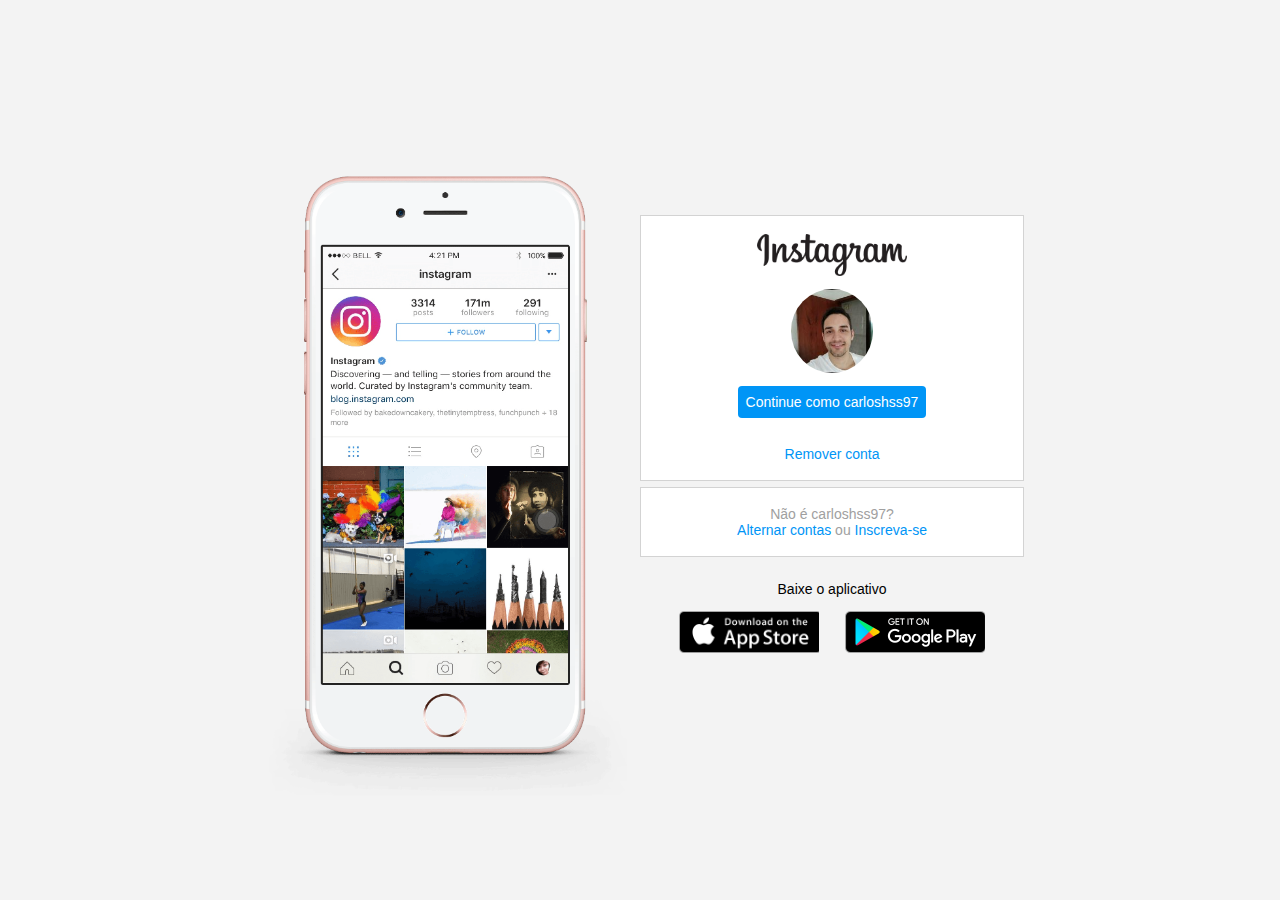
<file: index.html>
<!DOCTYPE html>
<html lang="en">
<head>
    <meta charset="UTF-8">
    <meta name="viewport" content="width=device-width, initial-scale=1.0">
    <link rel="stylesheet" href="style.css">
    <title>Instagram</title>
</head>
<body>
   <div class="instagram-wrapper">
       <div class="instagram-phone">
            <img src="./img/instagram-celular.png" alt="celular">
       </div>
       <div class="instagram-continue">
           <div class="group">
               <img src="./img/instagram-logo.png" class="instagram-logo" alt="instagram logo">
               <div class="profile-photo">
                   <img src="./img/perfil-instagram.jpeg" alt="foto de perfil">
               </div>
               <a href="#" class="instagram-login">Continue como carloshss97</a>
               <a href="#" class="instagram-logout">Remover conta</a>
           </div>
           <div class="group">
               <p class="not-account">Não é carloshss97?</p>
               <p class="not-account">
                   <span class="link-blue">Alternar contas</span>
                   ou
                   <span class="link-blue">Inscreva-se</span>
               </p>
           </div>
           <div class="get-the-app">
               <p class="get-app">Baixe o aplicativo</p>
               <div class="download">
                   <a href="#" class="app-download"></a>
                   <a href="#" class="app-download"></a>
               </div>
           </div>
       </div> 
   </div>
</body>
</html>
</file>
<file: style.css>
* {
    padding: 0;
    margin: 0;
    box-sizing: border-box;
    text-decoration: none;
    font-family: sans-serif;
    font-size: 14px;
}

body {
    width: 100%;
    min-height: 100vh;
    background-color: rgb(243, 243, 243);
    margin: 0;
    padding: 0;
    display: flex;
    justify-content: center;
}

.instagram-wrapper {
    display: flex;
    align-items: center;
    justify-content: start;
    width: 60%;
    height: 100vh;
}

.instagram-phone {
    display: flex;
    align-items: center;
    justify-content: center;
    width: 50%;
}

.instagram-phone img {
    height: 50rem;
}

.instagram-continue {
    display: flex;
    align-items: center;
    justify-content: space-around;
    flex-direction: column;
    width: 50%;
    min-height: 34rem;
}

.group {
    display: flex;
    justify-content: space-between;
    align-items: center;
    flex-direction: column;
    background-color: #fff;
    width: 100%;
    padding: 1.3rem 0;
    border: 1px solid lightgray;
}

.group:nth-child(1) {
    min-height: 19rem;
}

.instagram-logo {
    height: 3rem;
}

.profile-photo {
    display: flex;
    justify-content: center;
    align-items: center;
    border-radius: 50%;
    overflow: hidden;
}

.profile-photo img {
    height: 6rem;
}

.instagram-login {
    background-color: #0095f6;
    color: #ffffff;
    padding: 8px;
    border-radius: 4px;
}

.instagram-logout {
    color: #0095f6;
    margin-top: 1rem;
}

.not-account {
    color:rgb(160, 160, 160);
}

.link-blue {
    color: #0095f6;
}


.get-the-app {
    display: flex;
    flex-direction: column;
    align-items: center;
    justify-content: center;
    width: 100%;
    padding: 1.3rem 0;
}

.download {
    display: flex;
    width: 100%;
    justify-content: space-evenly;
    align-items: center;
    padding: 1rem;
}

.app-download {
    height: 3rem;
    width: 10rem;
    background-size: cover;
}

.app-download:nth-child(1) {
    background-image: url(./img/apple-button.png);
}

.app-download:nth-child(2) {
    background-image: url(./img/googleplay-button.png);
}


/* media queries */

@media (max-width: 1024px) {
    .instagram-wrapper {
        width: 90%;
    }
}

@media (max-width: 650px) {

    body {
        background-color: #ffff;

    }

    .instagram-wrapper {
        width: 90%
    }

    .instagram-phone {
        display: none;
    }

    .instagram-continue {
        width: 100%;
    }

    .group {
        border: 1px solid transparent;
    }

}
</file>
